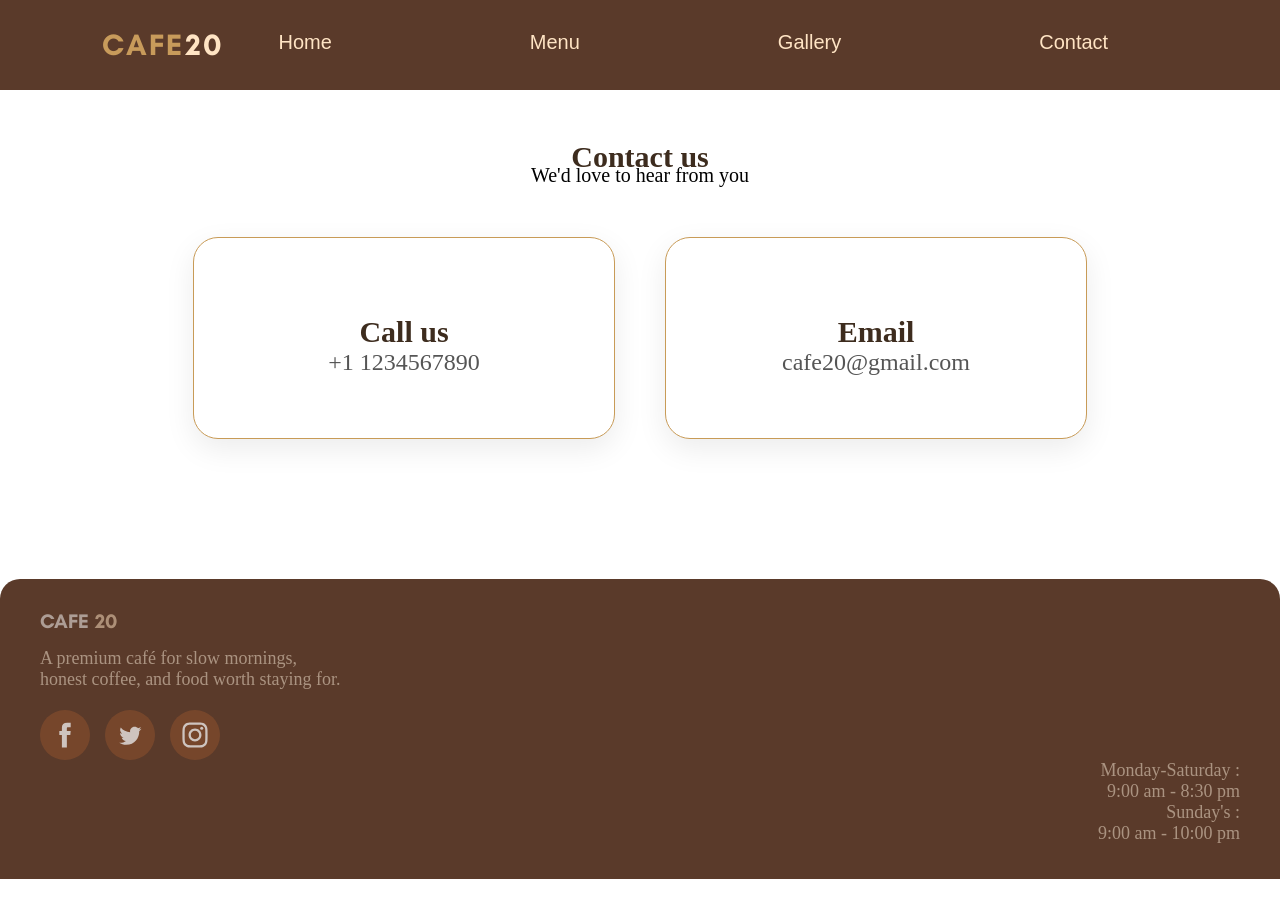
<file: contact.html>
<!DOCTYPE html>
<html lang="en">
<head>
    <meta charset="UTF-8">
    <meta name="viewport" content="width=device-width, initial-scale=1.0">
    <title>Cafe20</title>

    <link rel="preconnect" href="https://fonts.googleapis.com">
    <link rel="preconnect" href="https://fonts.gstatic.com" crossorigin>
    <link href="https://fonts.googleapis.com/css2?family=Google+Sans:ital,opsz,wght@0,17..18,400..700;1,17..18,400..700&family=Teachers:ital,wght@0,400..800;1,400..800&display=swap" rel="stylesheet">

    <link rel="stylesheet" href="css/style.css">

</head>

<body>

    
    
    <header class="header">
        
        <a class="logo"><span class="cafe">CAFE</span>
        <span class="twenty">20</span>
        </a>

        <nav class="navbar">
            
            <button class="under-button-effect" onclick="window.location.href='index.html'">Home</button>
            <button class="under-button-effect" onclick="window.location.href='menu.html'">Menu</button>
            <button class="under-button-effect" onclick="window.location.href='gallery.html'">Gallery</button>
            <button  class="under-button-effect" onclick="window.location.href='contact.html'">Contact</button>
            <button  class="under-button-effect" href="#">About</button>
            
        
        </nav>

</header>

<section class="contact">
    <h1>Contact us</h1>
</section>

<p class="contact-text">We'd love to hear from you </p>

<section class="contact1">
    <div class="contact-box">
        <i class="fa-solid fa-phone"></i>
        <h3 class="contact-medium">Call us</h3>
        <p>+1 1234567890</p>
    </div>

    <div class="contact-box">
        <i class="fa-solid fa-envelope"></i>
        <h3 class="contact-medium">Email</h3>
        <p>cafe20@gmail.com</p>
    </div>
</section>


<section class="final">
    <div class="final-logo">CAFE <span class="twenty">20</span></div>
    <p class="final-text">A premium café for slow mornings,</p>
    <p class="final-text2">honest coffee, and food worth staying for.</p>

    <!-- Social Media Icon Set Made With NiftyButtons.com -->
    <div class="social-icons" style="display: flex; gap: 15px; flex-wrap: wrap; justify-content: flex-start;">
    <a href="https://www.facebook.com" target="_blank" rel="noopener" style="display: inline-flex; align-items: center; justify-content: center; width: 36px; height: 36px; padding: 7px; background: rgba(148, 84, 46, 0.7); border-radius: 50%; opacity: 0.7; color: #ffffff; transition: all 0.3s ease; text-decoration: none;" onmouseover="this.style.transform='translateY(-4px)'; this.style.filter='brightness(1.3)'; this.style.filter='drop-shadow(0 0 8px #ffffff)'; " onmouseout="this.style.transform=''; this.style.filter=''; this.style.animation='';">
        <svg class="niftybutton-facebook" data-donate="true" data-tag="fac" data-name="Facebook" viewBox="0 0 512 512" preserveAspectRatio="xMidYMid meet" width="36px" height="36px" style="width: 36px; height: 36px; display: block; fill: #ffffff;"><title>Facebook social icon</title>
        <path d="M211.9 197.4h-36.7v59.9h36.7V433.1h70.5V256.5h49.2l5.2-59.1h-54.4c0 0 0-22.1 0-33.7 0-13.9 2.8-19.5 16.3-19.5 10.9 0 38.2 0 38.2 0V82.9c0 0-40.2 0-48.8 0 -52.5 0-76.1 23.1-76.1 67.3C211.9 188.8 211.9 197.4 211.9 197.4z" fill="#ffffff"></path>
    </svg>
    </a>
    <a href="https://www.twitter.com" target="_blank" rel="noopener" style="display: inline-flex; align-items: center; justify-content: center; width: 36px; height: 36px; padding: 7px; background: rgba(148, 84, 46, 0.7); border-radius: 50%; opacity: 0.7; color: #ffffff; transition: all 0.3s ease; text-decoration: none;" onmouseover="this.style.transform='translateY(-4px)'; this.style.filter='brightness(1.3)'; this.style.filter='drop-shadow(0 0 8px #ffffff)'; " onmouseout="this.style.transform=''; this.style.filter=''; this.style.animation='';">
        <svg class="niftybutton-twitter" data-donate="true" data-tag="twi" data-name="Twitter" viewBox="0 0 512 512" preserveAspectRatio="xMidYMid meet" width="36px" height="36px" style="width: 36px; height: 36px; display: block; fill: #ffffff;"><title>Twitter social icon</title>
        <path d="M419.6 168.6c-11.7 5.2-24.2 8.7-37.4 10.2 13.4-8.1 23.8-20.8 28.6-36 -12.6 7.5-26.5 12.9-41.3 15.8 -11.9-12.6-28.8-20.6-47.5-20.6 -42 0-72.9 39.2-63.4 79.9 -54.1-2.7-102.1-28.6-134.2-68 -17 29.2-8.8 67.5 20.1 86.9 -10.7-0.3-20.7-3.3-29.5-8.1 -0.7 30.2 20.9 58.4 52.2 64.6 -9.2 2.5-19.2 3.1-29.4 1.1 8.3 25.9 32.3 44.7 60.8 45.2 -27.4 21.4-61.8 31-96.4 27 28.8 18.5 63 29.2 99.8 29.2 120.8 0 189.1-102.1 185-193.6C399.9 193.1 410.9 181.7 419.6 168.6z" fill="#ffffff"></path>
    </svg>
    </a>
    <a href="https://www.instagram.com" target="_blank" rel="noopener" style="display: inline-flex; align-items: center; justify-content: center; width: 36px; height: 36px; padding: 7px; background: rgba(148, 84, 46, 0.7); border-radius: 50%; opacity: 0.7; color: #ffffff; transition: all 0.3s ease; text-decoration: none;" onmouseover="this.style.transform='translateY(-4px)'; this.style.filter='brightness(1.3)'; this.style.filter='drop-shadow(0 0 8px #ffffff)'; " onmouseout="this.style.transform=''; this.style.filter=''; this.style.animation='';">
        <svg class="niftybutton-instagram" data-donate="true" data-tag="ins" data-name="Instagram" viewBox="0 0 512 512" preserveAspectRatio="xMidYMid meet" width="36px" height="36px" style="width: 36px; height: 36px; display: block; fill: #ffffff;"><title>Instagram social icon</title>
        <path d="M256 109.3c47.8 0 53.4 0.2 72.3 1 17.4 0.8 26.9 3.7 33.2 6.2 8.4 3.2 14.3 7.1 20.6 13.4 6.3 6.3 10.1 12.2 13.4 20.6 2.5 6.3 5.4 15.8 6.2 33.2 0.9 18.9 1 24.5 1 72.3s-0.2 53.4-1 72.3c-0.8 17.4-3.7 26.9-6.2 33.2 -3.2 8.4-7.1 14.3-13.4 20.6 -6.3 6.3-12.2 10.1-20.6 13.4 -6.3 2.5-15.8 5.4-33.2 6.2 -18.9 0.9-24.5 1-72.3 1s-53.4-0.2-72.3-1c-17.4-0.8-26.9-3.7-33.2-6.2 -8.4-3.2-14.3-7.1-20.6-13.4 -6.3-6.3-10.1-12.2-13.4-20.6 -2.5-6.3-5.4-15.8-6.2-33.2 -0.9-18.9-1-24.5-1-72.3s0.2-53.4 1-72.3c0.8-17.4 3.7-26.9 6.2-33.2 3.2-8.4 7.1-14.3 13.4-20.6 6.3-6.3 12.2-10.1 20.6-13.4 6.3-2.5 15.8-5.4 33.2-6.2C202.6 109.5 208.2 109.3 256 109.3M256 77.1c-48.6 0-54.7 0.2-73.8 1.1 -19 0.9-32.1 3.9-43.4 8.3 -11.8 4.6-21.7 10.7-31.7 20.6 -9.9 9.9-16.1 19.9-20.6 31.7 -4.4 11.4-7.4 24.4-8.3 43.4 -0.9 19.1-1.1 25.2-1.1 73.8 0 48.6 0.2 54.7 1.1 73.8 0.9 19 3.9 32.1 8.3 43.4 4.6 11.8 10.7 21.7 20.6 31.7 9.9 9.9 19.9 16.1 31.7 20.6 11.4 4.4 24.4 7.4 43.4 8.3 19.1 0.9 25.2 1.1 73.8 1.1s54.7-0.2 73.8-1.1c19-0.9 32.1-3.9 43.4-8.3 11.8-4.6 21.7-10.7 31.7-20.6 9.9-9.9 16.1-19.9 20.6-31.7 4.4-11.4 7.4-24.4 8.3-43.4 0.9-19.1 1.1-25.2 1.1-73.8s-0.2-54.7-1.1-73.8c-0.9-19-3.9-32.1-8.3-43.4 -4.6-11.8-10.7-21.7-20.6-31.7 -9.9-9.9-19.9-16.1-31.7-20.6 -11.4-4.4-24.4-7.4-43.4-8.3C310.7 77.3 304.6 77.1 256 77.1L256 77.1z" fill="#ffffff"></path>
        <path d="M256 164.1c-50.7 0-91.9 41.1-91.9 91.9s41.1 91.9 91.9 91.9 91.9-41.1 91.9-91.9S306.7 164.1 256 164.1zM256 315.6c-32.9 0-59.6-26.7-59.6-59.6s26.7-59.6 59.6-59.6 59.6 26.7 59.6 59.6S288.9 315.6 256 315.6z" fill="#ffffff"></path>
        <circle cx="351.5" cy="160.5" r="21.5" fill="#ffffff"></circle>
    </svg>
    </a>
    </div>

    

    <div class="timings">

        <p class="time">Monday-Saturday :</p>
        <p class="time">9:00 am - 8:30 pm</p>
        <p class="time">Sunday's :</p>
        <p class="time">9:00 am - 10:00 pm</p>

    </div>



</section>


</body>
</file>
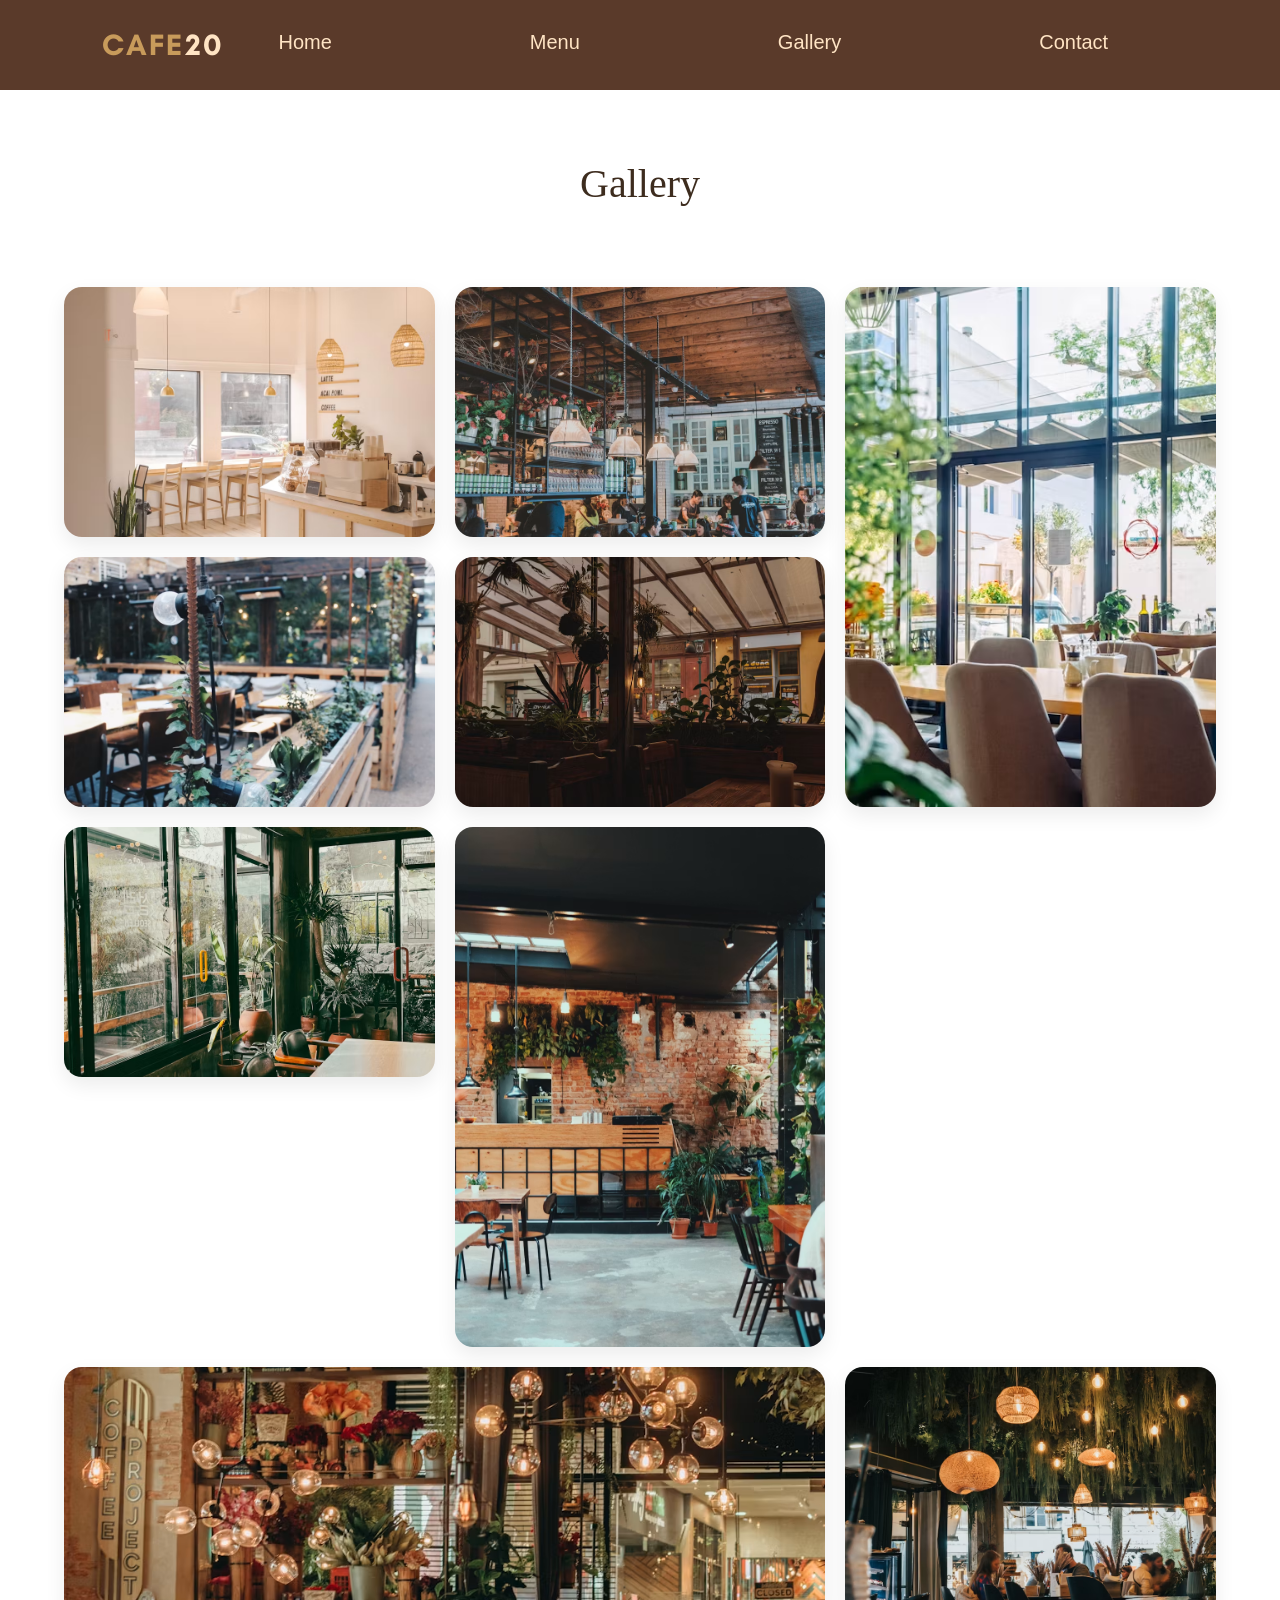
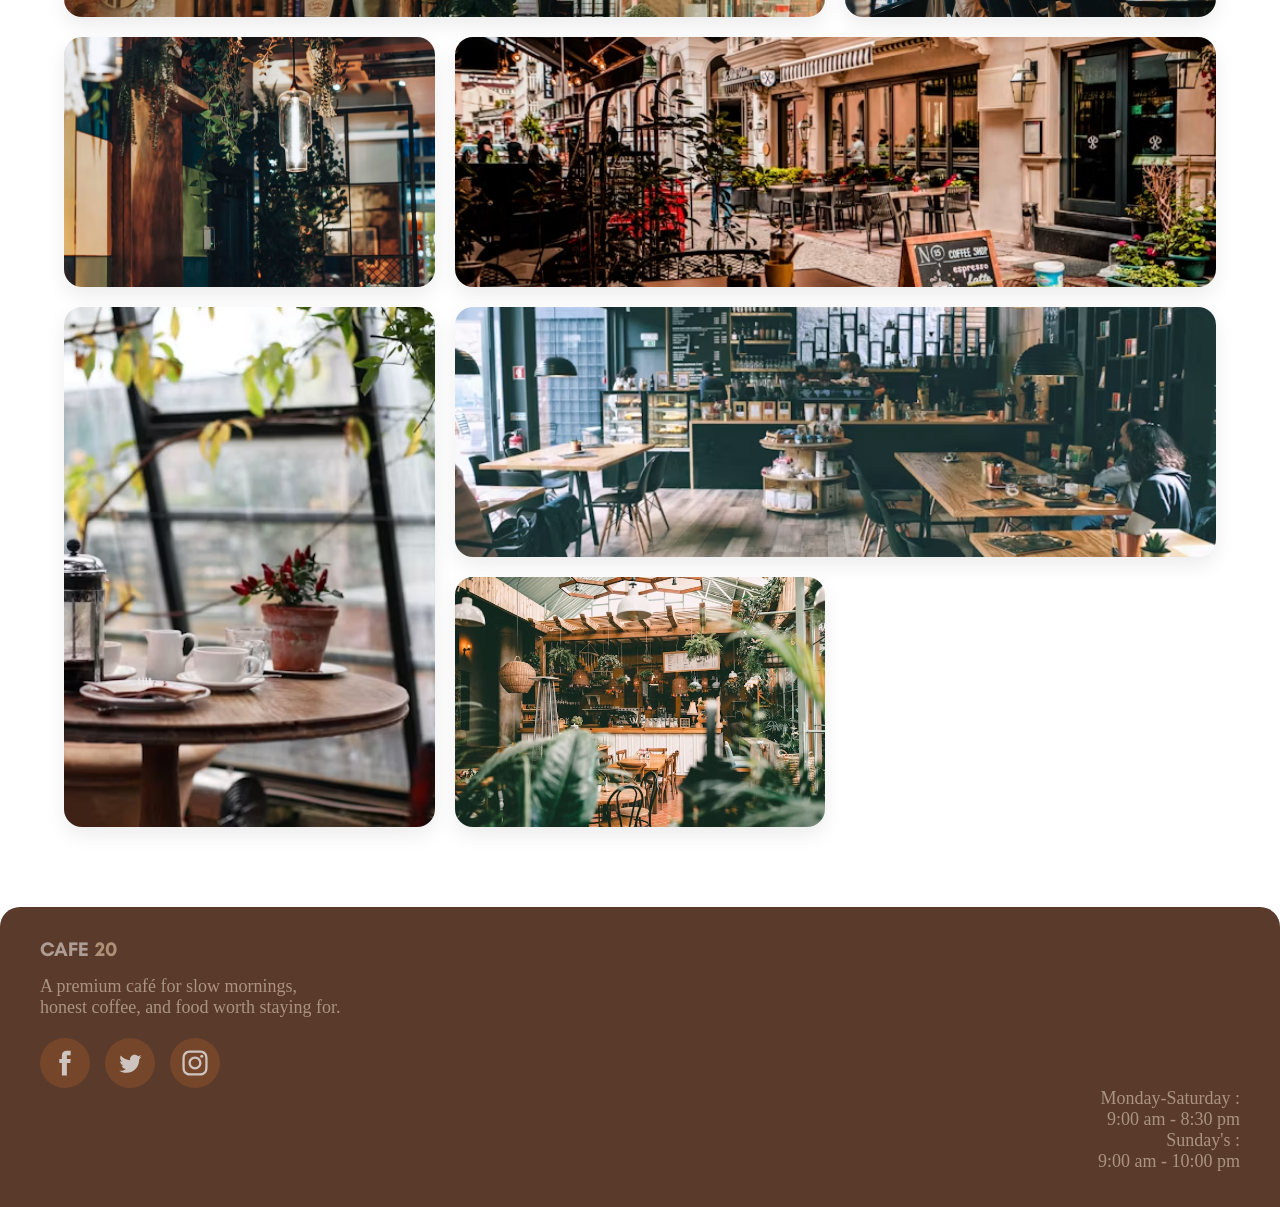
<file: gallery.html>
<!DOCTYPE html>
<html lang="en">
<head>
    <meta charset="UTF-8">
    <meta name="viewport" content="width=device-width, initial-scale=1.0">
    <title>Cafe20</title>

    <link rel="preconnect" href="https://fonts.googleapis.com">
    <link rel="preconnect" href="https://fonts.gstatic.com" crossorigin>
    <link href="https://fonts.googleapis.com/css2?family=Google+Sans:ital,opsz,wght@0,17..18,400..700;1,17..18,400..700&family=Teachers:ital,wght@0,400..800;1,400..800&display=swap" rel="stylesheet">

    <link rel="stylesheet" href="css/gallery.css">

</head>

<style>

</style>


<body>

    
    
    <header class="header">
        
        <a class="logo"><span class="cafe">CAFE</span>
        <span class="twenty">20</span>
        </a>

        <nav class="navbar">
            
            <button class="under-button-effect" onclick="window.location.href='index.html'">Home</button>
            <button class="under-button-effect" onclick="window.location.href='menu.html'">Menu</button>
            <button class="under-button-effect" onclick="window.location.href='gallery.html'">Gallery</button>
            <button  class="under-button-effect" onclick="window.location.href='contact.html'">Contact</button>
            <button  class="under-button-effect" href="#">About</button>
            
        
        </nav>

</header>


<section class="gallery-section">
    <h1 class="gallery-heading">Gallery</h1>
</section>

    



<section class="gallery">

    <div class="gallery-item">
        <img src="assets/gallery/cafe1.jpg" alt="Cafe">
    </div>

    <div class="gallery-item">
        <img src="assets/gallery/cafe2.jpg" alt="Cafe">
    </div>

    <div class="gallery-item tall">
        <img src="assets/gallery/cafe3.jpg" alt="Cafe">
    </div>

    <div class="gallery-item">
        <img src="assets/gallery/cafe4.jpg" alt="Cafe">
    </div>

    <div class="gallery-item">
        <img src="assets/gallery/cafe5.jpg" alt="Cafe">
    </div>

    <div class="gallery-item">
        <img src="assets/gallery/cafe6.jpg" alt="Cafe">
    </div>

    <div class="gallery-item tall">
        <img src="assets/gallery/cafe7.jpg" alt="Cafe">
    </div>

    <div class="gallery-item wide">
        <img src="assets/gallery/cafe8.jpg" alt="Cafe">
    </div>

    <div class="gallery-item">
        <img src="assets/gallery/cafe9.jpg" alt="Cafe">
    </div>

    <div class="gallery-item">
        <img src="assets/gallery/cafe10.jpg" alt="Cafe">
    </div>

    <div class="gallery-item wide">
        <img src="assets/gallery/cafe11.jpg" alt="Cafe">
    </div>

    <div class="gallery-item tall">
        <img src="assets/gallery/cafe12.jpg" alt="Cafe">
    </div>

    <div class="gallery-item wide">
        <img src="assets/gallery/cafe13.jpg" alt="Cafe">
    </div>

    <div class="gallery-item">
        <img src="assets/gallery/cafe14.jpg" alt="Cafe">
    </div>

</section>


<section class="final">
    <div class="final-logo">CAFE <span class="twenty">20</span></div>
    <p class="final-text">A premium café for slow mornings,</p>
    <p class="final-text2">honest coffee, and food worth staying for.</p>

    <!-- Social Media Icon Set Made With NiftyButtons.com -->
    <div class="social-icons" style="display: flex; gap: 15px; flex-wrap: wrap; justify-content: flex-start;">
    <a href="https://www.facebook.com" target="_blank" rel="noopener" style="display: inline-flex; align-items: center; justify-content: center; width: 36px; height: 36px; padding: 7px; background: rgba(148, 84, 46, 0.7); border-radius: 50%; opacity: 0.7; color: #ffffff; transition: all 0.3s ease; text-decoration: none;" onmouseover="this.style.transform='translateY(-4px)'; this.style.filter='brightness(1.3)'; this.style.filter='drop-shadow(0 0 8px #ffffff)'; " onmouseout="this.style.transform=''; this.style.filter=''; this.style.animation='';">
        <svg class="niftybutton-facebook" data-donate="true" data-tag="fac" data-name="Facebook" viewBox="0 0 512 512" preserveAspectRatio="xMidYMid meet" width="36px" height="36px" style="width: 36px; height: 36px; display: block; fill: #ffffff;"><title>Facebook social icon</title>
        <path d="M211.9 197.4h-36.7v59.9h36.7V433.1h70.5V256.5h49.2l5.2-59.1h-54.4c0 0 0-22.1 0-33.7 0-13.9 2.8-19.5 16.3-19.5 10.9 0 38.2 0 38.2 0V82.9c0 0-40.2 0-48.8 0 -52.5 0-76.1 23.1-76.1 67.3C211.9 188.8 211.9 197.4 211.9 197.4z" fill="#ffffff"></path>
    </svg>
    </a>
    <a href="https://www.twitter.com" target="_blank" rel="noopener" style="display: inline-flex; align-items: center; justify-content: center; width: 36px; height: 36px; padding: 7px; background: rgba(148, 84, 46, 0.7); border-radius: 50%; opacity: 0.7; color: #ffffff; transition: all 0.3s ease; text-decoration: none;" onmouseover="this.style.transform='translateY(-4px)'; this.style.filter='brightness(1.3)'; this.style.filter='drop-shadow(0 0 8px #ffffff)'; " onmouseout="this.style.transform=''; this.style.filter=''; this.style.animation='';">
        <svg class="niftybutton-twitter" data-donate="true" data-tag="twi" data-name="Twitter" viewBox="0 0 512 512" preserveAspectRatio="xMidYMid meet" width="36px" height="36px" style="width: 36px; height: 36px; display: block; fill: #ffffff;"><title>Twitter social icon</title>
        <path d="M419.6 168.6c-11.7 5.2-24.2 8.7-37.4 10.2 13.4-8.1 23.8-20.8 28.6-36 -12.6 7.5-26.5 12.9-41.3 15.8 -11.9-12.6-28.8-20.6-47.5-20.6 -42 0-72.9 39.2-63.4 79.9 -54.1-2.7-102.1-28.6-134.2-68 -17 29.2-8.8 67.5 20.1 86.9 -10.7-0.3-20.7-3.3-29.5-8.1 -0.7 30.2 20.9 58.4 52.2 64.6 -9.2 2.5-19.2 3.1-29.4 1.1 8.3 25.9 32.3 44.7 60.8 45.2 -27.4 21.4-61.8 31-96.4 27 28.8 18.5 63 29.2 99.8 29.2 120.8 0 189.1-102.1 185-193.6C399.9 193.1 410.9 181.7 419.6 168.6z" fill="#ffffff"></path>
    </svg>
    </a>
    <a href="https://www.instagram.com" target="_blank" rel="noopener" style="display: inline-flex; align-items: center; justify-content: center; width: 36px; height: 36px; padding: 7px; background: rgba(148, 84, 46, 0.7); border-radius: 50%; opacity: 0.7; color: #ffffff; transition: all 0.3s ease; text-decoration: none;" onmouseover="this.style.transform='translateY(-4px)'; this.style.filter='brightness(1.3)'; this.style.filter='drop-shadow(0 0 8px #ffffff)'; " onmouseout="this.style.transform=''; this.style.filter=''; this.style.animation='';">
        <svg class="niftybutton-instagram" data-donate="true" data-tag="ins" data-name="Instagram" viewBox="0 0 512 512" preserveAspectRatio="xMidYMid meet" width="36px" height="36px" style="width: 36px; height: 36px; display: block; fill: #ffffff;"><title>Instagram social icon</title>
        <path d="M256 109.3c47.8 0 53.4 0.2 72.3 1 17.4 0.8 26.9 3.7 33.2 6.2 8.4 3.2 14.3 7.1 20.6 13.4 6.3 6.3 10.1 12.2 13.4 20.6 2.5 6.3 5.4 15.8 6.2 33.2 0.9 18.9 1 24.5 1 72.3s-0.2 53.4-1 72.3c-0.8 17.4-3.7 26.9-6.2 33.2 -3.2 8.4-7.1 14.3-13.4 20.6 -6.3 6.3-12.2 10.1-20.6 13.4 -6.3 2.5-15.8 5.4-33.2 6.2 -18.9 0.9-24.5 1-72.3 1s-53.4-0.2-72.3-1c-17.4-0.8-26.9-3.7-33.2-6.2 -8.4-3.2-14.3-7.1-20.6-13.4 -6.3-6.3-10.1-12.2-13.4-20.6 -2.5-6.3-5.4-15.8-6.2-33.2 -0.9-18.9-1-24.5-1-72.3s0.2-53.4 1-72.3c0.8-17.4 3.7-26.9 6.2-33.2 3.2-8.4 7.1-14.3 13.4-20.6 6.3-6.3 12.2-10.1 20.6-13.4 6.3-2.5 15.8-5.4 33.2-6.2C202.6 109.5 208.2 109.3 256 109.3M256 77.1c-48.6 0-54.7 0.2-73.8 1.1 -19 0.9-32.1 3.9-43.4 8.3 -11.8 4.6-21.7 10.7-31.7 20.6 -9.9 9.9-16.1 19.9-20.6 31.7 -4.4 11.4-7.4 24.4-8.3 43.4 -0.9 19.1-1.1 25.2-1.1 73.8 0 48.6 0.2 54.7 1.1 73.8 0.9 19 3.9 32.1 8.3 43.4 4.6 11.8 10.7 21.7 20.6 31.7 9.9 9.9 19.9 16.1 31.7 20.6 11.4 4.4 24.4 7.4 43.4 8.3 19.1 0.9 25.2 1.1 73.8 1.1s54.7-0.2 73.8-1.1c19-0.9 32.1-3.9 43.4-8.3 11.8-4.6 21.7-10.7 31.7-20.6 9.9-9.9 16.1-19.9 20.6-31.7 4.4-11.4 7.4-24.4 8.3-43.4 0.9-19.1 1.1-25.2 1.1-73.8s-0.2-54.7-1.1-73.8c-0.9-19-3.9-32.1-8.3-43.4 -4.6-11.8-10.7-21.7-20.6-31.7 -9.9-9.9-19.9-16.1-31.7-20.6 -11.4-4.4-24.4-7.4-43.4-8.3C310.7 77.3 304.6 77.1 256 77.1L256 77.1z" fill="#ffffff"></path>
        <path d="M256 164.1c-50.7 0-91.9 41.1-91.9 91.9s41.1 91.9 91.9 91.9 91.9-41.1 91.9-91.9S306.7 164.1 256 164.1zM256 315.6c-32.9 0-59.6-26.7-59.6-59.6s26.7-59.6 59.6-59.6 59.6 26.7 59.6 59.6S288.9 315.6 256 315.6z" fill="#ffffff"></path>
        <circle cx="351.5" cy="160.5" r="21.5" fill="#ffffff"></circle>
    </svg>
    </a>
    </div>

    <div class="timings">

        <p class="time">Monday-Saturday :</p>
        <p class="time">9:00 am - 8:30 pm</p>
        <p class="time">Sunday's :</p>
        <p class="time">9:00 am - 10:00 pm</p>

    </div>



</section>


</body>
</file>
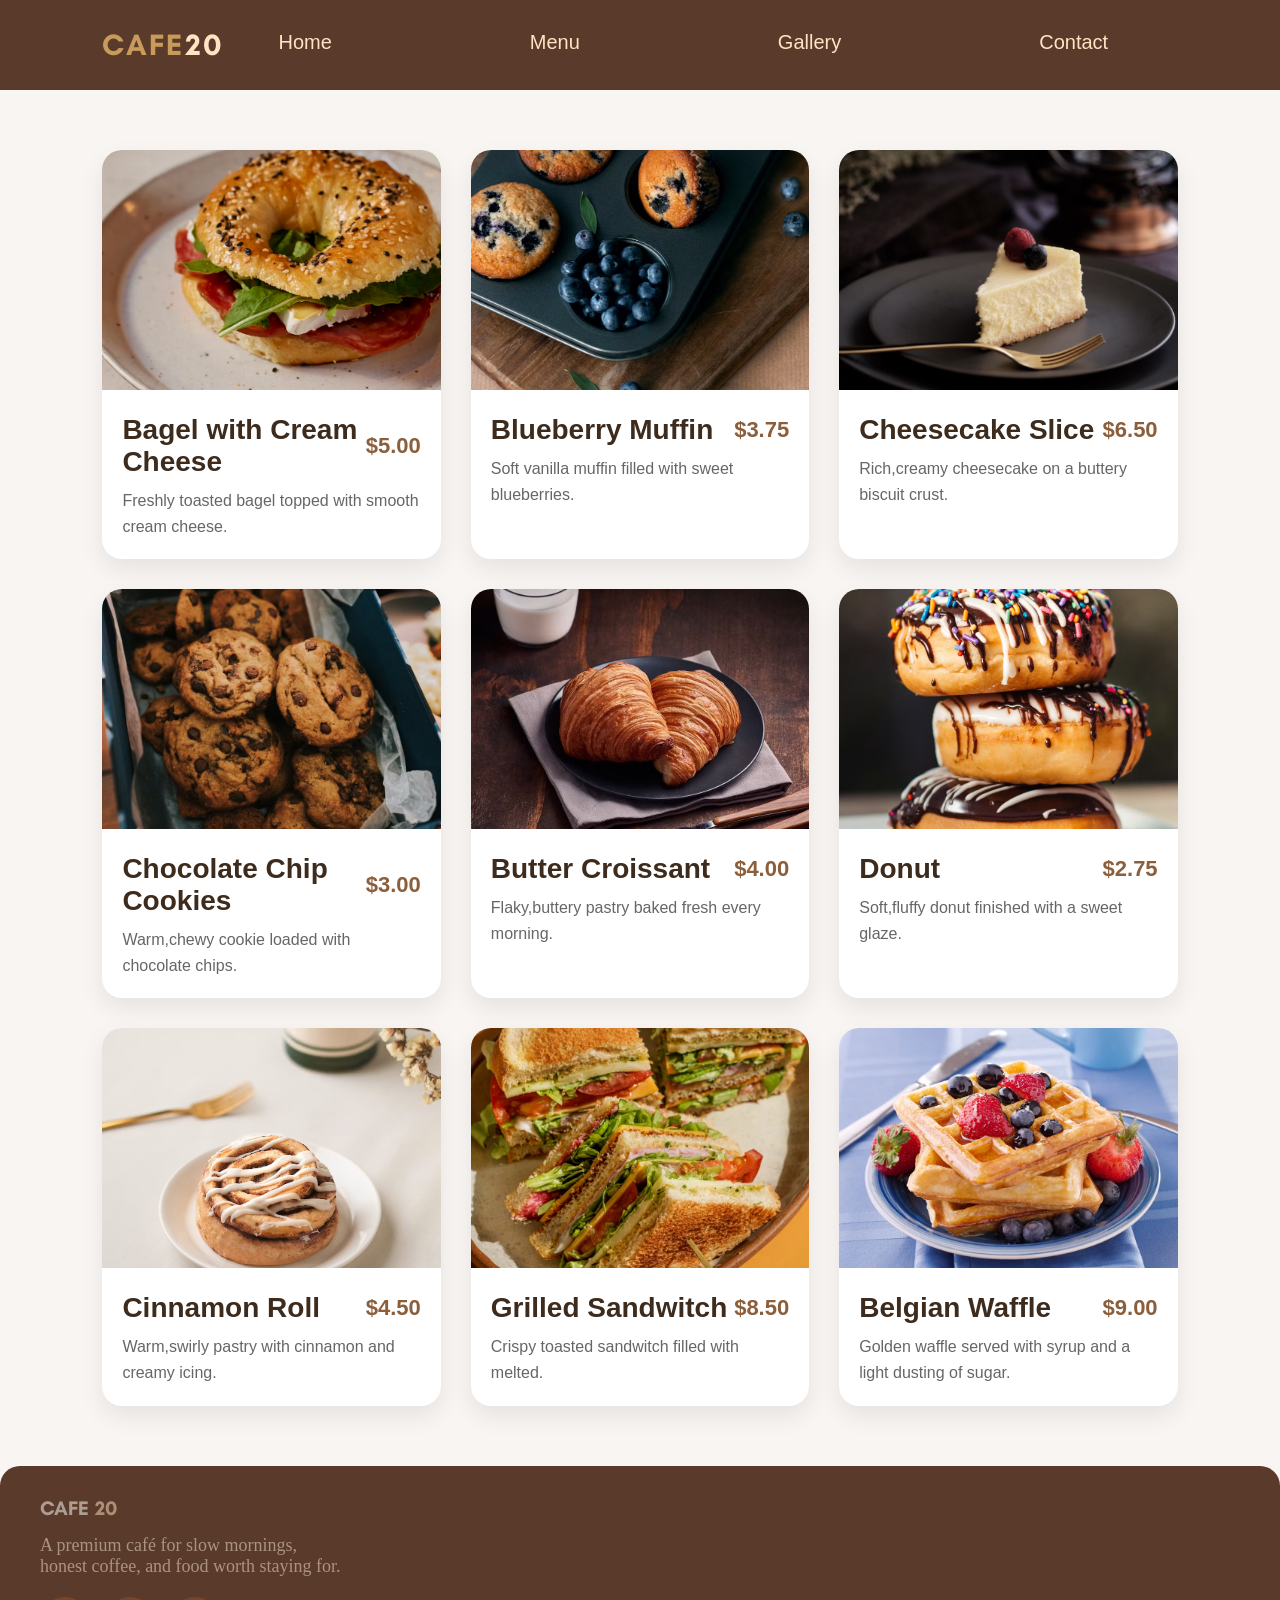
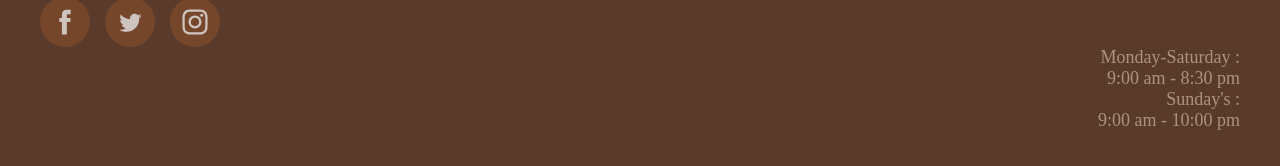
<file: menu.html>
<!DOCTYPE html>
<html lang="en">
<head>
    <meta charset="UTF-8">
    <meta name="viewport" content="width=device-width, initial-scale=1.0">
    <title>Cafe20</title>

    <link rel="preconnect" href="https://fonts.googleapis.com">
    <link rel="preconnect" href="https://fonts.gstatic.com" crossorigin>
    <link href="https://fonts.googleapis.com/css2?family=Google+Sans:ital,opsz,wght@0,17..18,400..700;1,17..18,400..700&family=Teachers:ital,wght@0,400..800;1,400..800&display=swap" rel="stylesheet">

    <link rel="stylesheet" href="css/menu.css">

</head>

<body>

    
    
    <header class="header">
        
        <a class="logo"><span class="cafe">CAFE</span>
        <span class="twenty">20</span>
        </a>

        <nav class="navbar">
            
            <button class="under-button-effect" onclick="window.location.href='index.html'">Home</button>
            <button class="under-button-effect" onclick="window.location.href='menu.html'">Menu</button>
            <button class="under-button-effect" onclick="window.location.href='gallery.html'">Gallery</button>
            <button  class="under-button-effect" onclick="window.location.href='contact.html'">Contact</button>
            <button  class="under-button-effect" href="#">About</button>
            
        
        </nav>

</header>

    <section class="menu-container">

    <div class="menu-card">
        <img src="assets/menu/bagel.jpg" alt="Bagel">

        <div class="menu-content">
            <div class="menu-header">
                <h3>Bagel with Cream Cheese</h3>
                <span>$5.00</span>
            </div>

            <p>Freshly toasted bagel topped with smooth cream cheese.</p>
        </div>
    </div>

    <div class="menu-card">
        <img src="assets/menu/blueberrymuffin.jpg" alt="Blueberry Muffin">

        <div class="menu-content">
            <div class="menu-header">
                <h3>Blueberry Muffin</h3>
                <span>$3.75</span>
            </div>

            <p>Soft vanilla muffin filled with sweet blueberries.</p>
        </div>
    </div>

    <div class="menu-card">
        <img src="assets/menu/cake.jpg" alt="Cheesecake">

        <div class="menu-content">
            <div class="menu-header">
                <h3>Cheesecake Slice</h3>
                <span>$6.50</span>
            </div>

            <p>Rich,creamy cheesecake on a buttery biscuit crust.</p>
        </div>
    </div>

    <div class="menu-card">
        <img src="assets/menu/cookies.jpg" alt="Cookies">

        <div class="menu-content">
            <div class="menu-header">
                <h3>Chocolate Chip Cookies</h3>
                <span>$3.00</span>
            </div>

            <p>Warm,chewy cookie loaded with chocolate chips.</p>
        </div>
    </div>

    <div class="menu-card">
        <img src="assets/menu/crossiant.jpg" alt="Crossiant">

        <div class="menu-content">
            <div class="menu-header">
                <h3>Butter Croissant</h3>
                <span>$4.00</span>
            </div>

            <p>Flaky,buttery pastry baked fresh every morning.</p>
        </div>
    </div>

    <div class="menu-card">
        <img src="assets/menu/donut.jpg" alt="Donut">

        <div class="menu-content">
            <div class="menu-header">
                <h3>Donut</h3>
                <span>$2.75</span>
            </div>

            <p>Soft,fluffy donut finished with a sweet glaze.</p>
        </div>
    </div>

    <div class="menu-card">
        <img src="assets/menu/roll.jpg" alt="Cinammon Roll">

        <div class="menu-content">
            <div class="menu-header">
                <h3>Cinnamon Roll</h3>
                <span>$4.50</span>
            </div>

            <p>Warm,swirly pastry with cinnamon and creamy icing.</p>
        </div>
    </div>

    <div class="menu-card">
        <img src="assets/menu/sandwitch.jpg" alt="Sandwitch">

        <div class="menu-content">
            <div class="menu-header">
                <h3>Grilled Sandwitch</h3>
                <span>$8.50</span>
            </div>

            <p>Crispy toasted sandwitch filled with melted.</p>
        </div>
    </div>

    <div class="menu-card">
        <img src="assets/menu/waffle.jpg" alt="Waffle">

        <div class="menu-content">
            <div class="menu-header">
                <h3>Belgian Waffle</h3>
                <span>$9.00</span>
            </div>

            <p>Golden waffle served with syrup and a light dusting of sugar.</p>
        </div>
    </div>


</section>


<section class="final">
    <div class="final-logo">CAFE <span class="twenty">20</span></div>
    <p class="final-text">A premium café for slow mornings,</p>
    <p class="final-text2">honest coffee, and food worth staying for.</p>

    <!-- Social Media Icon Set Made With NiftyButtons.com -->
    <div class="social-icons" style="display: flex; gap: 15px; flex-wrap: wrap; justify-content: flex-start;">
    <a href="https://www.facebook.com" target="_blank" rel="noopener" style="display: inline-flex; align-items: center; justify-content: center; width: 36px; height: 36px; padding: 7px; background: rgba(148, 84, 46, 0.7); border-radius: 50%; opacity: 0.7; color: #ffffff; transition: all 0.3s ease; text-decoration: none;" onmouseover="this.style.transform='translateY(-4px)'; this.style.filter='brightness(1.3)'; this.style.filter='drop-shadow(0 0 8px #ffffff)'; " onmouseout="this.style.transform=''; this.style.filter=''; this.style.animation='';">
        <svg class="niftybutton-facebook" data-donate="true" data-tag="fac" data-name="Facebook" viewBox="0 0 512 512" preserveAspectRatio="xMidYMid meet" width="36px" height="36px" style="width: 36px; height: 36px; display: block; fill: #ffffff;"><title>Facebook social icon</title>
        <path d="M211.9 197.4h-36.7v59.9h36.7V433.1h70.5V256.5h49.2l5.2-59.1h-54.4c0 0 0-22.1 0-33.7 0-13.9 2.8-19.5 16.3-19.5 10.9 0 38.2 0 38.2 0V82.9c0 0-40.2 0-48.8 0 -52.5 0-76.1 23.1-76.1 67.3C211.9 188.8 211.9 197.4 211.9 197.4z" fill="#ffffff"></path>
    </svg>
    </a>
    <a href="https://www.twitter.com" target="_blank" rel="noopener" style="display: inline-flex; align-items: center; justify-content: center; width: 36px; height: 36px; padding: 7px; background: rgba(148, 84, 46, 0.7); border-radius: 50%; opacity: 0.7; color: #ffffff; transition: all 0.3s ease; text-decoration: none;" onmouseover="this.style.transform='translateY(-4px)'; this.style.filter='brightness(1.3)'; this.style.filter='drop-shadow(0 0 8px #ffffff)'; " onmouseout="this.style.transform=''; this.style.filter=''; this.style.animation='';">
        <svg class="niftybutton-twitter" data-donate="true" data-tag="twi" data-name="Twitter" viewBox="0 0 512 512" preserveAspectRatio="xMidYMid meet" width="36px" height="36px" style="width: 36px; height: 36px; display: block; fill: #ffffff;"><title>Twitter social icon</title>
        <path d="M419.6 168.6c-11.7 5.2-24.2 8.7-37.4 10.2 13.4-8.1 23.8-20.8 28.6-36 -12.6 7.5-26.5 12.9-41.3 15.8 -11.9-12.6-28.8-20.6-47.5-20.6 -42 0-72.9 39.2-63.4 79.9 -54.1-2.7-102.1-28.6-134.2-68 -17 29.2-8.8 67.5 20.1 86.9 -10.7-0.3-20.7-3.3-29.5-8.1 -0.7 30.2 20.9 58.4 52.2 64.6 -9.2 2.5-19.2 3.1-29.4 1.1 8.3 25.9 32.3 44.7 60.8 45.2 -27.4 21.4-61.8 31-96.4 27 28.8 18.5 63 29.2 99.8 29.2 120.8 0 189.1-102.1 185-193.6C399.9 193.1 410.9 181.7 419.6 168.6z" fill="#ffffff"></path>
    </svg>
    </a>
    <a href="https://www.instagram.com" target="_blank" rel="noopener" style="display: inline-flex; align-items: center; justify-content: center; width: 36px; height: 36px; padding: 7px; background: rgba(148, 84, 46, 0.7); border-radius: 50%; opacity: 0.7; color: #ffffff; transition: all 0.3s ease; text-decoration: none;" onmouseover="this.style.transform='translateY(-4px)'; this.style.filter='brightness(1.3)'; this.style.filter='drop-shadow(0 0 8px #ffffff)'; " onmouseout="this.style.transform=''; this.style.filter=''; this.style.animation='';">
        <svg class="niftybutton-instagram" data-donate="true" data-tag="ins" data-name="Instagram" viewBox="0 0 512 512" preserveAspectRatio="xMidYMid meet" width="36px" height="36px" style="width: 36px; height: 36px; display: block; fill: #ffffff;"><title>Instagram social icon</title>
        <path d="M256 109.3c47.8 0 53.4 0.2 72.3 1 17.4 0.8 26.9 3.7 33.2 6.2 8.4 3.2 14.3 7.1 20.6 13.4 6.3 6.3 10.1 12.2 13.4 20.6 2.5 6.3 5.4 15.8 6.2 33.2 0.9 18.9 1 24.5 1 72.3s-0.2 53.4-1 72.3c-0.8 17.4-3.7 26.9-6.2 33.2 -3.2 8.4-7.1 14.3-13.4 20.6 -6.3 6.3-12.2 10.1-20.6 13.4 -6.3 2.5-15.8 5.4-33.2 6.2 -18.9 0.9-24.5 1-72.3 1s-53.4-0.2-72.3-1c-17.4-0.8-26.9-3.7-33.2-6.2 -8.4-3.2-14.3-7.1-20.6-13.4 -6.3-6.3-10.1-12.2-13.4-20.6 -2.5-6.3-5.4-15.8-6.2-33.2 -0.9-18.9-1-24.5-1-72.3s0.2-53.4 1-72.3c0.8-17.4 3.7-26.9 6.2-33.2 3.2-8.4 7.1-14.3 13.4-20.6 6.3-6.3 12.2-10.1 20.6-13.4 6.3-2.5 15.8-5.4 33.2-6.2C202.6 109.5 208.2 109.3 256 109.3M256 77.1c-48.6 0-54.7 0.2-73.8 1.1 -19 0.9-32.1 3.9-43.4 8.3 -11.8 4.6-21.7 10.7-31.7 20.6 -9.9 9.9-16.1 19.9-20.6 31.7 -4.4 11.4-7.4 24.4-8.3 43.4 -0.9 19.1-1.1 25.2-1.1 73.8 0 48.6 0.2 54.7 1.1 73.8 0.9 19 3.9 32.1 8.3 43.4 4.6 11.8 10.7 21.7 20.6 31.7 9.9 9.9 19.9 16.1 31.7 20.6 11.4 4.4 24.4 7.4 43.4 8.3 19.1 0.9 25.2 1.1 73.8 1.1s54.7-0.2 73.8-1.1c19-0.9 32.1-3.9 43.4-8.3 11.8-4.6 21.7-10.7 31.7-20.6 9.9-9.9 16.1-19.9 20.6-31.7 4.4-11.4 7.4-24.4 8.3-43.4 0.9-19.1 1.1-25.2 1.1-73.8s-0.2-54.7-1.1-73.8c-0.9-19-3.9-32.1-8.3-43.4 -4.6-11.8-10.7-21.7-20.6-31.7 -9.9-9.9-19.9-16.1-31.7-20.6 -11.4-4.4-24.4-7.4-43.4-8.3C310.7 77.3 304.6 77.1 256 77.1L256 77.1z" fill="#ffffff"></path>
        <path d="M256 164.1c-50.7 0-91.9 41.1-91.9 91.9s41.1 91.9 91.9 91.9 91.9-41.1 91.9-91.9S306.7 164.1 256 164.1zM256 315.6c-32.9 0-59.6-26.7-59.6-59.6s26.7-59.6 59.6-59.6 59.6 26.7 59.6 59.6S288.9 315.6 256 315.6z" fill="#ffffff"></path>
        <circle cx="351.5" cy="160.5" r="21.5" fill="#ffffff"></circle>
    </svg>
    </a>
    </div>

    <div class="timings">

        <p class="time">Monday-Saturday :</p>
        <p class="time">9:00 am - 8:30 pm</p>
        <p class="time">Sunday's :</p>
        <p class="time">9:00 am - 10:00 pm</p>

    </div>



</section>



</body>
</file>
<file: css/style.css>
* {
    margin: 0;
    padding: 0;
}

.hero {
    background-image: url("./assets/img.jpg");
    background-size: cover;
    background-repeat: no-repeat;
    background-position: center;
    height: 100vh;
    width: 100%;
}

.handpick-heading{

    padding-top: 70px;
    padding-left: 80px;
    font-family: cursive;
    font-weight: 400;
    font-style: normal;

    
}

.featured-heading{

    padding-left: 80px;
    font-family: "Teachers", sans-serif;
    font-weight: 400;
    font-style: normal;
    

}

.header{

    height:50px;
    background-color:#5a3a2a;

}

.logo{
    font-family: "Teachers", sans-serif;
    font-size: 30px;
    font-weight:bold;
    letter-spacing: 2px;
    
    display: flex;
    justify-content: center;
    align-items: center;

}




.cafe{
    
    color:#c89b5b
}

.twenty{
    
    color: bisque;

}



.navbar{
    padding-top: 5px;
    padding-bottom: 5px;
    display: flex;            
    justify-content: center; 
    gap: 150px; 
               

}


.under-button-effect {
    font-size: 20px;
    background-color:#5a3a2a;
    border: 0;
    padding-right: 40;
    font-family: "Google Sans", sans-serif;
    color:bisque;
    align-items: center;
    cursor: pointer;
    
    
  
  /* 1. Essential spacing and layout fixes */
    display: inline-block; 
    padding: 12px 24px;   /* Internal button padding */
    position: relative;   /* Anchor for the line */
    margin-bottom: 6px;   /* Creates safe space below for the line */
    }

/* 2. Positioning the line outside the button base */
.under-button-effect::after {
    content: '';
    position: absolute;
    width: 100%;
    height: 3px;          /* Thickness of the line */
    left: 0;
    
    /* Places the line exactly at the outer bottom edge */
    bottom: -6px;         
    
    background-color:bisque;
    transform: scaleX(0);
    transform-origin: bottom center;
    transition: transform 0.25s ease-out;
}

/* 3. Trigger animation on hover */
.under-button-effect:hover::after {
    transform: scaleX(1);
}


header{
    position: fixed;
    width:100%;
    top:0;
    left:0;
    display:flex;
    justify-content:space-between;
    align-items:center;

    padding:20px 8%;
    background:rgba(44,30,23,.65);
    backdrop-filter:blur(12px);

    z-index:1000;
}

nav{
    display:flex;
    align-items:center;
    gap:40px;
}

nav a{
    color:white;
    text-decoration:none;
    position:relative;
    font-size:18px;
}

nav a::after{
    content:"";
    position:absolute;
    width:0;
    height:2px;
    left:0;
    bottom:-6px;
    background:#d9a35f;
    transition:.3s;
}

nav a:hover::after{
    width:100%;
}

.btn{
    padding:12px 22px;
    background:#d9a35f;
    color:white;
    border-radius:30px;
}

/* Gallery */

.gallery{
    width:90%;
    max-width:1400px;
    margin:80px auto;

    display:grid;

    grid-template-columns:repeat(auto-fit,minmax(280px,1fr));

    grid-auto-rows:250px;

    gap:20px;
}

/* Images */

.gallery-item{
    overflow:hidden;
    border-radius:18px;
    cursor:pointer;

    box-shadow:0 8px 20px rgba(0,0,0,.08);

    transition:.35s ease;

    position:relative;
}

.gallery-item img{
    width:100%;
    height:100%;
    object-fit:cover;

    transition:transform .45s ease,
               filter .45s ease;
}

/* Hover */

.gallery-item:hover{
    transform:translateY(-8px);

    box-shadow:0 20px 35px rgba(0,0,0,.18);
}

.gallery-item:hover img{
    transform:scale(1.08);

    filter:brightness(90%);
}

/* Different Sizes */

.tall{
    grid-row:span 2;
}

.wide{
    grid-column:span 2;
}

/* Mobile */

@media(max-width:768px){

    .gallery{
        grid-template-columns:1fr;
    }

    .wide{
        grid-column:span 1;
    }

    .tall{
        grid-row:span 1;
    }

}

.explore-sec{
    display: flex;
    justify-content: center;
    align-items: center;
    margin: 80px 0;
}


.explore{
    padding: 16px 40px;
    border: none;
    border-radius: 50px;
    background: #5c4033;
    color: white;
    font-size: 18px;
    cursor: pointer;
    transition: 0.3s;
    font-family: "Google Sans", sans-serif;
}

.explore:hover{
    transform: translateY(-4px);
    background: #7b4f2c;
}

.hero-head{

    padding-bottom:40px;

}

.contact{
    width:90%;
    margin:140px auto;
    color:  #3d2c1e;
    display:flex;
    justify-content:center;
    align-items:center;
    gap:50px;
    flex-wrap:wrap;
    font-family:cursive;
    font-size:20px;
    margin-bottom: 0px;

    
}


.contact1{
    width:90%;
    margin:50px auto;
    color:  #3d2c1e;
    display:flex;
    justify-content:center;
    align-items:center;
    gap:50px;
    flex-wrap:wrap;
    
    font-size:30px;
    margin-bottom: 20px;

    padding-bottom:20px;
}



.contact-box{
    width:420px;
    min-height:200px;
    background:#fff;
    border-radius:25px;
    color: #3d2c1e;
    border:1px solid #c89b57;
    
    display:flex;
    flex-direction:column;
    justify-content:center;
    align-items:center;

    text-align:center;
    
    transition:.4s ease;
    cursor:pointer;
    
    box-shadow:0 10px 30px rgba(0,0,0,.08);
    margin-bottom:100px;

    
}

.contact-box i{
    font-size:40px;
    color:#c89b57;
    margin-bottom:15px;
    transition:.4s;
}

.contact-box h2{
    font-size:40px;
    margin-bottom:10px;
}

.contact-box p{
    font-size:24px;
    color:#555;
}

.contact-box:hover{
    transform:translateY(-12px) scale(1.03);
    box-shadow:0 20px 45px rgba(0,0,0,.18);
    background:#c89b57;
}

.contact-box:hover h2,
.contact-box:hover p,
.contact-box:hover i{
    color:white;
}

.final{
    border-top-left-radius: 20px;
    border-top-right-radius: 20px;
    background-color:#5a3a2a;
    height:300px
    
}

.final-logo{
    color:white;
    font-size: 20px;
    font-weight:bold;
    font-family:"Teachers";
    padding-top:30px;
    padding-left: 40px;
    opacity: 50%;

}

.final-text{
    color:antiquewhite;
    opacity: 50%;
    padding-left:40px;
    font-size:18px;
    font-family:"Google Sans";
    padding-top:15px;
}

.final-text2{
    color:antiquewhite;
    opacity: 50%;
    padding-left:40px;
    font-size:18px;
    font-family:"Google Sans";
    
}

.social-icons{
    padding-left:40px;
    padding-top: 20px;
}

.time{
    color:antiquewhite;
    opacity: 50%;
    padding-right:40px;
    font-size:18px;
    font-family:"Google Sans";
    text-align: end;
    
}

.contact-text{
    text-align:center;
    color: black;
    font-size:20px;
    margin-top:-10px;
    font-family:"Google Sans";

}

.contact-medium{
    font-family:"Google Sans";
    font-weight: none;
    font-size:30px;
}
</file>
<file: css/gallery.css>
* {
    margin: 0;
    padding: 0;
}

.hero {
    background-image: url("./assets/img.jpg");
    background-size: cover;
    background-repeat: no-repeat;
    background-position: center;
    height: 100vh;
    width: 100%;
}

.header{

    height:50px;
    background-color:#5a3a2a;

}

.logo{
    font-family: "Teachers", sans-serif;
    font-size: 30px;
    font-weight:bold;
    letter-spacing: 2px;
    
    display: flex;
    justify-content: center;
    align-items: center;

}




.cafe{
    
    color:#c89b5b
}

.twenty{
    
    color: bisque;

}



.navbar{
    padding-top: 5px;
    padding-bottom: 5px;
    display: flex;            
    justify-content: center; 
    gap: 150px; 
               

}


.under-button-effect {
    font-size: 20px;
    background-color:#5a3a2a;
    border: 0;
    padding-right: 40;
    font-family: "Google Sans", sans-serif;
    color:bisque;
    align-items: center;
    cursor: pointer;
    
    
  
  /* 1. Essential spacing and layout fixes */
    display: inline-block; 
    padding: 12px 24px;   /* Internal button padding */
    position: relative;   /* Anchor for the line */
    margin-bottom: 6px;   /* Creates safe space below for the line */
    }

/* 2. Positioning the line outside the button base */
.under-button-effect::after {
    content: '';
    position: absolute;
    width: 100%;
    height: 3px;          /* Thickness of the line */
    left: 0;
    
    /* Places the line exactly at the outer bottom edge */
    bottom: -6px;         
    
    background-color:bisque;
    transform: scaleX(0);
    transform-origin: bottom center;
    transition: transform 0.25s ease-out;
}

/* 3. Trigger animation on hover */
.under-button-effect:hover::after {
    transform: scaleX(1);
}


header{
    position: fixed;
    width:100%;
    top:0;
    left:0;
    display:flex;
    justify-content:space-between;
    align-items:center;

    padding:20px 8%;
    background:rgba(44,30,23,.65);
    backdrop-filter:blur(12px);

    z-index:1000;
}

nav{
    display:flex;
    align-items:center;
    gap:40px;
}

nav a{
    color:white;
    text-decoration:none;
    position:relative;
    font-size:18px;
}

nav a::after{
    content:"";
    position:absolute;
    width:0;
    height:2px;
    left:0;
    bottom:-6px;
    background:#d9a35f;
    transition:.3s;
}

nav a:hover::after{
    width:100%;
}




.gallery{
    width:90%;
    max-width:1400px;
    margin:80px auto;

    display:grid;

    grid-template-columns:repeat(auto-fit,minmax(280px,1fr));

    grid-auto-rows:250px;

    gap:20px;
}

/* Images */

.gallery-item{
    overflow:hidden;
    border-radius:18px;
    cursor:pointer;

    box-shadow:0 8px 20px rgba(0,0,0,.08);

    transition:.35s ease;

    position:relative;
}

.gallery-item img{
    width:100%;
    height:100%;
    object-fit:cover;

    transition:transform .45s ease,
               filter .45s ease;
}

/* Hover */

.gallery-item:hover{
    transform:translateY(-8px);

    box-shadow:0 20px 35px rgba(0,0,0,.18);
}

.gallery-item:hover img{
    transform:scale(1.08);

    filter:brightness(90%);
}

/* Different Sizes */

.tall{
    grid-row:span 2;
}

.wide{
    grid-column:span 2;
}

/* Mobile */

@media(max-width:768px){

    .gallery{
        grid-template-columns:1fr;
    }

    .wide{
        grid-column:span 1;
    }

    .tall{
        grid-row:span 1;
    }

}

.gallery-heading{
    text-align: center;
    font-size: 40px;
    font-weight:lighter;
    color: #3d2c1e;
    margin: 60px 0;
    padding-top:100px;
    font-family:cursive;
}

.final{
    border-top-left-radius: 20px;
    border-top-right-radius: 20px;
    background-color:#5a3a2a;
    height:300px
    
}

.final-logo{
    color:white;
    font-size: 20px;
    font-weight:bold;
    font-family:"Teachers";
    padding-top:30px;
    padding-left: 40px;
    opacity: 50%;

}

.final-text{
    color:antiquewhite;
    opacity: 50%;
    padding-left:40px;
    font-size:18px;
    font-family:"Google Sans";
    padding-top:15px;
}

.final-text2{
    color:antiquewhite;
    opacity: 50%;
    padding-left:40px;
    font-size:18px;
    font-family:"Google Sans";
    
}

.social-icons{
    padding-left:40px;
    padding-top: 20px;
}

.time{
    color:antiquewhite;
    opacity: 50%;
    padding-right:40px;
    font-size:18px;
    font-family:"Google Sans";
    text-align: end;
    
}
</file>
<file: css/menu.css>
body {
    background-color: #f8f3ed;
    margin: 0;
    font-family: 'Poppins', sans-serif;
}


* {
    margin: 0;
    padding: 0;
}

.hero {
    background-image: url("./assets/img.jpg");
    background-size: cover;
    background-repeat: no-repeat;
    background-position: center;
    height: 100vh;
    width: 100%;
}

.handpick-heading{

    padding-top: 70px;
    padding-left: 80px;
    font-family: cursive;
    font-weight: 400;
    font-style: normal;

    
}

.featured-heading{

    padding-left: 80px;
    font-family: "Teachers", sans-serif;
    font-weight: 400;
    font-style: normal;
    

}

.header{

    height:50px;
    background-color:#5a3a2a;

}

.logo{
    font-family: "Teachers", sans-serif;
    font-size: 30px;
    font-weight:bold;
    letter-spacing: 2px;
    
    display: flex;
    justify-content: center;
    align-items: center;

}




.cafe{
    
    color:#c89b5b
}

.twenty{
    
    color: bisque;

}



.navbar{
    padding-top: 5px;
    padding-bottom: 5px;
    display: flex;            
    justify-content: center; 
    gap: 150px; 
               

}


.under-button-effect {
    font-size: 20px;
    background-color:#5a3a2a;
    border: 0;
    padding-right: 40;
    font-family: "Google Sans", sans-serif;
    color:bisque;
    align-items: center;
    cursor: pointer;
    
    
  
  /* 1. Essential spacing and layout fixes */
    display: inline-block; 
    padding: 12px 24px;   /* Internal button padding */
    position: relative;   /* Anchor for the line */
    margin-bottom: 6px;   /* Creates safe space below for the line */
    }

/* 2. Positioning the line outside the button base */
.under-button-effect::after {
    content: '';
    position: absolute;
    width: 100%;
    height: 3px;          /* Thickness of the line */
    left: 0;
    
    /* Places the line exactly at the outer bottom edge */
    bottom: -6px;         
    
    background-color:bisque;
    transform: scaleX(0);
    transform-origin: bottom center;
    transition: transform 0.25s ease-out;
}

/* 3. Trigger animation on hover */
.under-button-effect:hover::after {
    transform: scaleX(1);
}


header{
    position: fixed;
    width:100%;
    top:0;
    left:0;
    display:flex;
    justify-content:space-between;
    align-items:center;

    padding:20px 8%;
    background:rgba(44,30,23,.65);
    backdrop-filter:blur(12px);

    z-index:1000;
}

nav{
    display:flex;
    align-items:center;
    gap:40px;
}

nav a{
    color:white;
    text-decoration:none;
    position:relative;
    font-size:18px;
}

nav a::after{
    content:"";
    position:absolute;
    width:0;
    height:2px;
    left:0;
    bottom:-6px;
    background:#d9a35f;
    transition:.3s;
}

nav a:hover::after{
    width:100%;
}

body{
    background:#F8F5F2;
}

.menu-container{
    display: grid;
    grid-template-columns: repeat(3, 1fr);
    gap: 30px;
    padding: 60px 8%;
    padding-top: 150px;
    
}

.menu-card{
    background: #fff;
    border-radius: 20px;
    overflow: hidden;
    box-shadow: 0 10px 25px rgba(0,0,0,.08);
    transition: 0.3s;
    
}

.menu-card:hover{
    transform: translateY(-8px);
    box-shadow: 0 18px 35px rgba(0,0,0,.15);
}

.menu-card img{
    width: 100%;
    height: 240px;
    object-fit: cover;
}

.menu-content{
    padding: 20px;
}

.menu-header{
    display: flex;
    justify-content: space-between;
    align-items: center;
    margin-bottom: 10px;
}

.menu-header h3{
    margin: 0;
    font-size: 28px;
    color: #3d2c1e;
}

.menu-header span{
    font-size: 22px;
    font-weight: bold;
    color: #8B5E3C;
}

.menu-content p{
    margin: 0;
    color: #666;
    line-height: 1.6;
}

.final{
    border-top-left-radius: 20px;
    border-top-right-radius: 20px;
    background-color:#5a3a2a;
    height:300px
    
}

.final-logo{
    color:white;
    font-size: 20px;
    font-weight:bold;
    font-family:"Teachers";
    padding-top:30px;
    padding-left: 40px;
    opacity: 50%;

}

.final-text{
    color:antiquewhite;
    opacity: 50%;
    padding-left:40px;
    font-size:18px;
    font-family:"Google Sans";
    padding-top:15px;
}

.final-text2{
    color:antiquewhite;
    opacity: 50%;
    padding-left:40px;
    font-size:18px;
    font-family:"Google Sans";
    
}

.social-icons{
    padding-left:40px;
    padding-top: 20px;
}

.time{
    color:antiquewhite;
    opacity: 50%;
    padding-right:40px;
    font-size:18px;
    font-family:"Google Sans";
    text-align: end;
    
}
</file>
